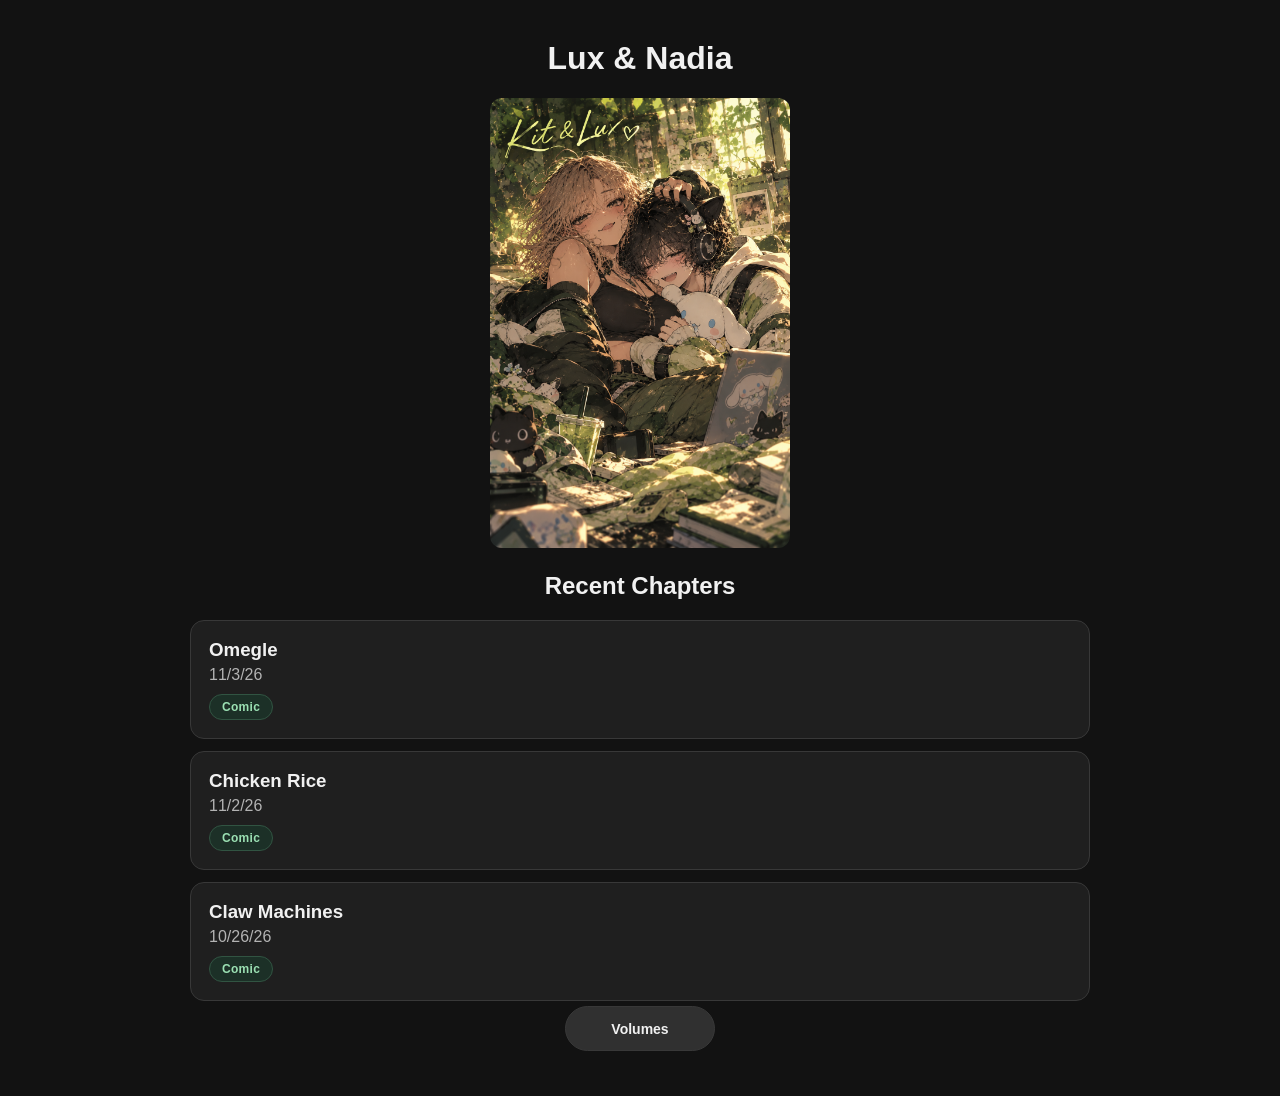
<file: index.html>
﻿<!DOCTYPE html>
<html lang="en">

<head>
    <meta charset="UTF-8">

    <meta name="viewport" content="width=device-width, initial-scale=1.0">

    <title>Comic</title>

    <link rel="stylesheet" href="style.css">
</head>

<body>

    <main>

        <!-- Comic Name -->

        <h1 id="name">Loading...</h1>

        <!-- Comic Cover -->
        <img id="cover" src="" alt="Comic Cover">

        <!-- Recent chapter -->

        <h2>Recent Chapters</h2>

        <div id="recentChapters"></div>


        <!-- Navigation -->

        <button onclick="goToVolumes()">
            Volumes
        </button>



    </main>


    <script src="script.js"></script>

</body>

</html>
</file>
<file: style.css>
/* ==========================
   GLOBAL THEME — YOUTUBE MUSIC INSPIRED
   ========================== */

:root {
    --background: #121212;
    --surface: #1f1f1f;
    --surface-hover: #2b2b2b;
    --button: #303030;
    --button-hover: #454545;
    --border: #383838;
    --text: #f1f1f1;
    --muted-text: #b3b3b3;
    --green: #1db954;
}

/* ==========================
   BODY
   ========================== */

body {
    font-family: Arial, sans-serif;
    text-align: center;
    margin: 40px;
    background-color: var(--background);
    color: var(--text);
}

main {
    max-width: 900px;
    margin: auto;
}

h1, h2, h3 {
    color: var(--text);
}

p {
    color: var(--muted-text);
}

a {
    color: inherit;
}

/* ==========================
   COVER
   ========================== */

#cover {
    width: 300px;
    max-width: 100%;
    border-radius: 12px;
}

/* ==========================
   BUTTONS
   ========================== */

button {
    width: 150px;
    min-height: 45px;
    padding: 10px 20px;
    margin: 5px;
    cursor: pointer;
    white-space: nowrap;
    box-sizing: border-box;
    background-color: var(--button);
    color: var(--text);
    border: 1px solid var(--border);
    border-radius: 24px;
    font-size: 14px;
    font-weight: bold;
    transition: background-color 0.2s ease, transform 0.2s ease;
}

    button:hover {
        background-color: var(--button-hover);
        transform: scale(1.03);
    }

    button:disabled {
        opacity: 0.45;
        cursor: not-allowed;
        transform: none;
    }

/* ==========================
   COMIC TAGS
   ========================== */

#comicTags span {
    display: inline-block;
    margin: 5px;
    padding: 5px 10px;
    background: var(--button);
    color: var(--text);
    border-radius: 20px;
}

/* ==========================
   RECENT CHAPTERS
   ========================== */

#recentChapters {
    display: flex;
    flex-direction: column;
    gap: 12px;
}

.recentChapter {
    border: 1px solid var(--border);
    padding: 18px;
    margin-bottom: 0;
    border-radius: 14px;
    background-color: var(--surface);
    text-align: left;
    transition: background-color 0.2s ease, transform 0.2s ease;
}

    .recentChapter:hover {
        background-color: var(--surface-hover);
        transform: translateY(-2px);
    }

    .recentChapter a {
        text-decoration: none;
        color: inherit;
        display: block;
    }

    .recentChapter h3 {
        margin: 0;
        color: var(--text);
    }

    .recentChapter p {
        margin: 5px 0 0;
    }

/* ==========================
   CHAPTER TYPE LABELS
   ========================== */

.chapterType {
    display: inline-block;
    width: fit-content;
    padding: 5px 12px;
    margin-top: 10px;
    border-radius: 20px;
    font-size: 12px;
    font-weight: bold;
    letter-spacing: 0.3px;
}

    /* Comic: greenish charcoal */
    .chapterType.comic {
        background-color: #1c3027;
        color: #9be0b3;
        border: 1px solid #315442;
    }

    /* Written: blackish green */
    .chapterType.written {
        background-color: #12372a;
        color: #b5efc7;
        border: 1px solid #286447;
    }

/* ==========================
   VOLUME CARDS
   ========================== */

#volumeList {
    display: flex;
    flex-wrap: wrap;
    justify-content: center;
    gap: 20px;
}

.volumeCard {
    width: 220px;
    padding: 15px;
    border: 1px solid var(--border);
    border-radius: 16px;
    background: var(--surface);
    color: var(--text);
    transition: background-color 0.2s ease, transform 0.2s ease;
}

    .volumeCard:hover {
        background-color: var(--surface-hover);
        transform: translateY(-3px);
    }

    .volumeCard img {
        width: 100%;
        border-radius: 10px;
    }

    .volumeCard h2 {
        font-size: 18px;
    }

/* Volume cover and chapter count */

.coverContainer {
    position: relative;
    display: inline-block;
}

    .coverContainer img {
        display: block;
    }

    .coverContainer span {
        position: absolute;
        top: 5px;
        left: 5px;
        background: #286744;
        color: white;
        padding: 5px 8px;
        border-radius: 8px;
        font-size: 20px;
        font-weight: bold;
        font-family: Arial, sans-serif;
        z-index: 10;
        -webkit-text-size-adjust: none;
        text-size-adjust: none;
    }

/* Finished volumes */

.finished {
    background-color: #191919;
    border-color: #303030;
    opacity: 0.7;
}

.finishedText {
    font-weight: bold;
    color: #9be0b3;
}

/* ==========================
   CHAPTER SELECTOR
   ========================== */

#volumeHeader {
    display: flex;
    align-items: center;
    gap: 20px;
    margin-bottom: 30px;
    text-align: left;
}

#volumeCover {
    width: 150px;
    border-radius: 15px;
}

#chapterList {
    display: flex;
    flex-direction: column;
    gap: 15px;
    margin-top: 20px;
}

.chapterCard {
    padding: 20px;
    border: 1px solid var(--border);
    border-radius: 15px;
    text-align: left;
    background: var(--surface);
    color: var(--text);
    transition: background-color 0.2s ease;
}

    .chapterCard:hover {
        background-color: var(--surface-hover);
    }

    .chapterCard h2 {
        margin-top: 0;
    }

    .chapterCard h3 {
        margin-bottom: 5px;
    }

    .chapterCard p {
        margin-top: 5px;
    }

/* Chapter top row */

.chapterTopRow {
    display: flex;
    justify-content: space-between;
    align-items: center;
    gap: 20px;
}

.chapterRightSide {
    display: flex;
    flex-direction: column;
    align-items: center;
    gap: 5px;
}

    .chapterRightSide span {
        font-weight: bold;
        color: var(--muted-text);
    }

/* ==========================
   READER
   ========================== */

#reader {
    display: flex;
    justify-content: center;
    margin: 20px 0;
}

#comicPage {
    max-width: 100%;
    max-height: 80vh;
    border-radius: 10px;
}

/* Written story reading surface */

#writtenPage {
    width: 100%;
    max-width: 700px;
    min-height: 350px;
    margin: 0 auto;
    padding: 30px;
    box-sizing: border-box;
    background-color: #172820;
    border: 1px solid #294737;
    border-radius: 16px;
    color: #eeeeee;
    font-size: 18px;
    line-height: 1.8;
    text-align: left;
    white-space: pre-wrap;
    overflow-wrap: anywhere;
}

/* ==========================
   RESPONSIVE LAYOUT
   ========================== */

@media (max-width: 600px) {
    body {
        margin: 20px 12px;
    }

    #volumeHeader {
        flex-direction: column;
        text-align: center;
    }

    #volumeCover {
        width: 120px;
    }

    .chapterTopRow {
        flex-direction: column;
        align-items: stretch;
    }

    .chapterRightSide {
        align-items: flex-start;
    }

    .volumeCard {
        width: min(220px, 100%);
    }

    #writtenPage {
        padding: 20px;
        font-size: 16px;
    }
}
</file>
